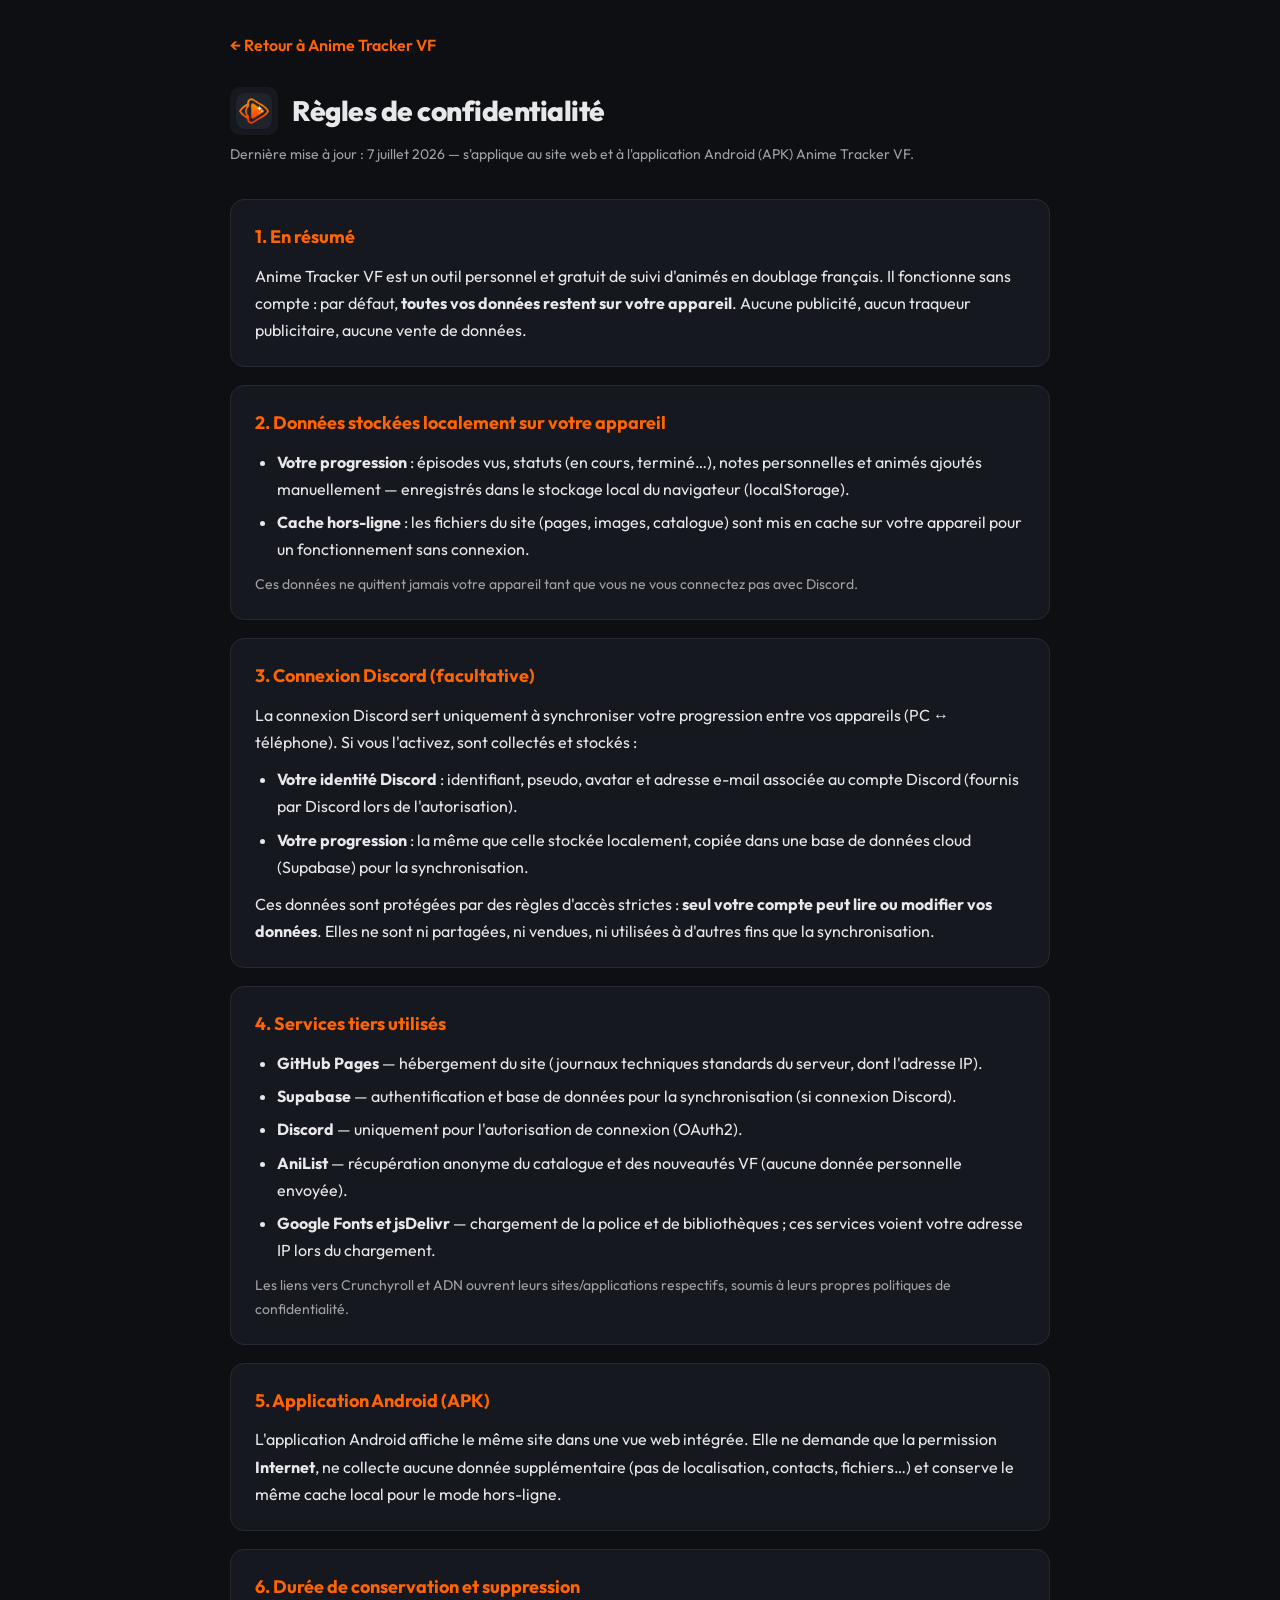
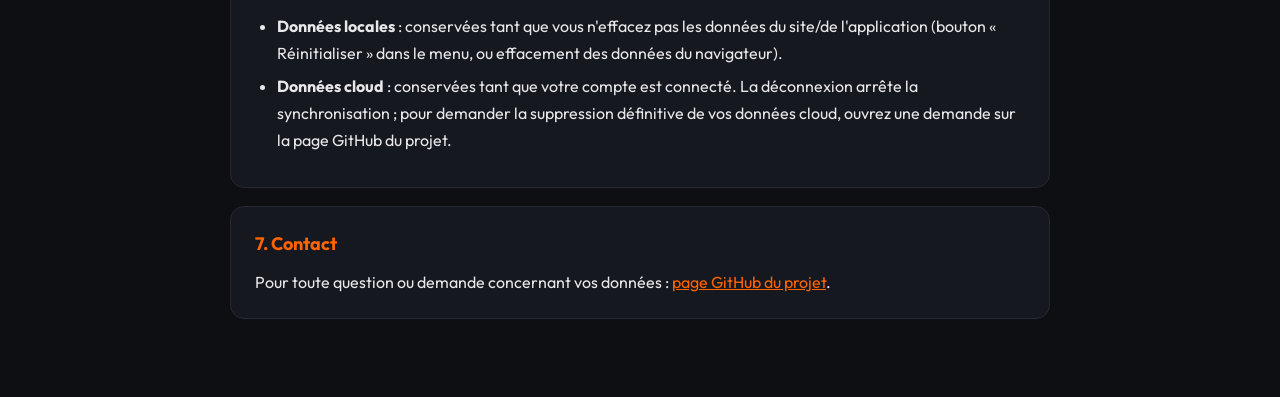
<file: privacy.html>
<!DOCTYPE html>
<html lang="fr">
<head>
    <meta charset="UTF-8">
    <meta name="viewport" content="width=device-width, initial-scale=1.0">
    <meta name="description" content="Règles de confidentialité d'Anime Tracker VF : données collectées, utilisation et suppression.">
    <meta name="theme-color" content="#ff6400">
    <link rel="icon" type="image/png" href="icon-512.png">
    <title>Règles de confidentialité — Anime Tracker VF</title>
    <link rel="preconnect" href="https://fonts.googleapis.com">
    <link rel="preconnect" href="https://fonts.gstatic.com" crossorigin>
    <link href="https://fonts.googleapis.com/css2?family=Outfit:wght@300;400;500;600;700;800&display=swap" rel="stylesheet">
    <style>
        :root {
            --bg: #0e0f13;
            --bg-card: #16181f;
            --border: #262933;
            --text: #e8e8ea;
            --muted: #a0a0a5;
            --primary: #ff6400;
        }
        * { margin: 0; padding: 0; box-sizing: border-box; }
        body {
            background-color: var(--bg);
            color: var(--text);
            font-family: 'Outfit', sans-serif;
            line-height: 1.7;
            padding: 32px 20px 60px;
        }
        .page {
            max-width: 820px;
            margin: 0 auto;
        }
        .back-link {
            display: inline-flex;
            align-items: center;
            gap: 8px;
            color: var(--primary);
            text-decoration: none;
            font-weight: 600;
            margin-bottom: 28px;
        }
        .back-link:hover { text-decoration: underline; }
        header.top {
            display: flex;
            align-items: center;
            gap: 14px;
            margin-bottom: 8px;
        }
        header.top img {
            width: 48px;
            height: 48px;
            border-radius: 10px;
        }
        h1 {
            font-size: 28px;
            font-weight: 800;
            letter-spacing: -0.5px;
        }
        .updated {
            color: var(--muted);
            font-size: 14px;
            margin-bottom: 32px;
        }
        section {
            background-color: var(--bg-card);
            border: 1px solid var(--border);
            border-radius: 14px;
            padding: 22px 24px;
            margin-bottom: 18px;
        }
        h2 {
            font-size: 18px;
            font-weight: 700;
            color: var(--primary);
            margin-bottom: 10px;
        }
        p { margin-bottom: 10px; }
        p:last-child { margin-bottom: 0; }
        ul {
            margin: 0 0 10px 22px;
        }
        li { margin-bottom: 6px; }
        a { color: var(--primary); }
        .muted { color: var(--muted); font-size: 14px; }
    </style>
</head>
<body>
    <div class="page">
        <a class="back-link" href="index.html">← Retour à Anime Tracker VF</a>

        <header class="top">
            <img src="icon-512.png" alt="Anime Tracker VF">
            <h1>Règles de confidentialité</h1>
        </header>
        <p class="updated">Dernière mise à jour : 7 juillet 2026 — s'applique au site web et à l'application Android (APK) Anime Tracker VF.</p>

        <section>
            <h2>1. En résumé</h2>
            <p>Anime Tracker VF est un outil personnel et gratuit de suivi d'animés en doublage français. Il fonctionne sans compte : par défaut, <strong>toutes vos données restent sur votre appareil</strong>. Aucune publicité, aucun traqueur publicitaire, aucune vente de données.</p>
        </section>

        <section>
            <h2>2. Données stockées localement sur votre appareil</h2>
            <ul>
                <li><strong>Votre progression</strong> : épisodes vus, statuts (en cours, terminé…), notes personnelles et animés ajoutés manuellement — enregistrés dans le stockage local du navigateur (localStorage).</li>
                <li><strong>Cache hors-ligne</strong> : les fichiers du site (pages, images, catalogue) sont mis en cache sur votre appareil pour un fonctionnement sans connexion.</li>
            </ul>
            <p class="muted">Ces données ne quittent jamais votre appareil tant que vous ne vous connectez pas avec Discord.</p>
        </section>

        <section>
            <h2>3. Connexion Discord (facultative)</h2>
            <p>La connexion Discord sert uniquement à synchroniser votre progression entre vos appareils (PC ↔ téléphone). Si vous l'activez, sont collectés et stockés :</p>
            <ul>
                <li><strong>Votre identité Discord</strong> : identifiant, pseudo, avatar et adresse e-mail associée au compte Discord (fournis par Discord lors de l'autorisation).</li>
                <li><strong>Votre progression</strong> : la même que celle stockée localement, copiée dans une base de données cloud (Supabase) pour la synchronisation.</li>
            </ul>
            <p>Ces données sont protégées par des règles d'accès strictes : <strong>seul votre compte peut lire ou modifier vos données</strong>. Elles ne sont ni partagées, ni vendues, ni utilisées à d'autres fins que la synchronisation.</p>
        </section>

        <section>
            <h2>4. Services tiers utilisés</h2>
            <ul>
                <li><strong>GitHub Pages</strong> — hébergement du site (journaux techniques standards du serveur, dont l'adresse IP).</li>
                <li><strong>Supabase</strong> — authentification et base de données pour la synchronisation (si connexion Discord).</li>
                <li><strong>Discord</strong> — uniquement pour l'autorisation de connexion (OAuth2).</li>
                <li><strong>AniList</strong> — récupération anonyme du catalogue et des nouveautés VF (aucune donnée personnelle envoyée).</li>
                <li><strong>Google Fonts et jsDelivr</strong> — chargement de la police et de bibliothèques ; ces services voient votre adresse IP lors du chargement.</li>
            </ul>
            <p class="muted">Les liens vers Crunchyroll et ADN ouvrent leurs sites/applications respectifs, soumis à leurs propres politiques de confidentialité.</p>
        </section>

        <section>
            <h2>5. Application Android (APK)</h2>
            <p>L'application Android affiche le même site dans une vue web intégrée. Elle ne demande que la permission <strong>Internet</strong>, ne collecte aucune donnée supplémentaire (pas de localisation, contacts, fichiers…) et conserve le même cache local pour le mode hors-ligne.</p>
        </section>

        <section>
            <h2>6. Durée de conservation et suppression</h2>
            <ul>
                <li><strong>Données locales</strong> : conservées tant que vous n'effacez pas les données du site/de l'application (bouton « Réinitialiser » dans le menu, ou effacement des données du navigateur).</li>
                <li><strong>Données cloud</strong> : conservées tant que votre compte est connecté. La déconnexion arrête la synchronisation ; pour demander la suppression définitive de vos données cloud, ouvrez une demande sur la page GitHub du projet.</li>
            </ul>
        </section>

        <section>
            <h2>7. Contact</h2>
            <p>Pour toute question ou demande concernant vos données : <a href="https://github.com/energiecraftonline-afk/anime-tracker-vf/issues" target="_blank" rel="noopener">page GitHub du projet</a>.</p>
        </section>
    </div>
</body>
</html>
</file>
